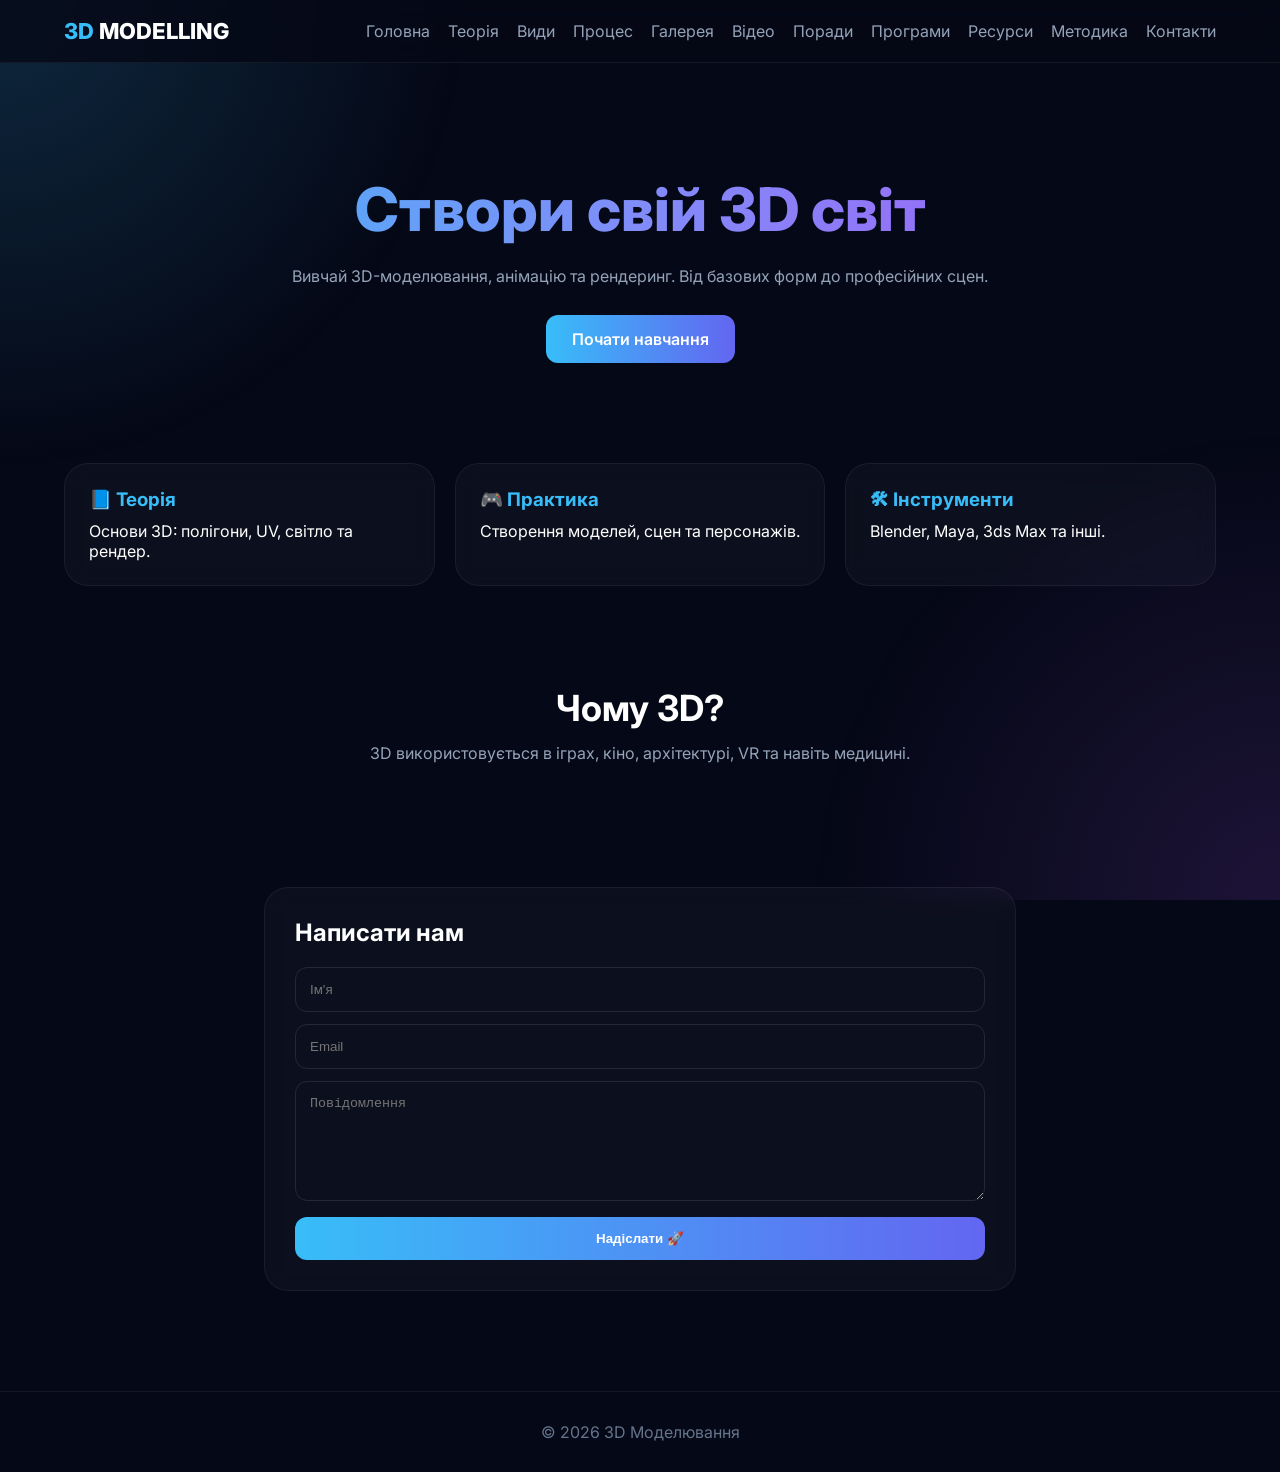
<file: index.html>
<!DOCTYPE html>
<html lang="uk">

<head>
<meta charset="UTF-8">
<meta name="viewport" content="width=device-width, initial-scale=1.0">

<title>3D Моделювання</title>

<link rel="preconnect" href="https://fonts.googleapis.com">
<link rel="preconnect" href="https://fonts.gstatic.com" crossorigin>

<link href="https://fonts.googleapis.com/css2?family=Inter:wght@400;500;600;700;800&display=swap" rel="stylesheet">

<style>

/* RESET */
*{
  margin:0;
  padding:0;
  box-sizing:border-box;
}

body{
  font-family:'Inter',sans-serif;
  background:#050816;
  color:white;
  overflow-x:hidden;
}

/* background glow */
body::before{
  content:"";
  position:fixed;
  inset:0;
  background:
  radial-gradient(circle at top left, rgba(56,189,248,.18), transparent 30%),
  radial-gradient(circle at bottom right, rgba(168,85,247,.15), transparent 30%);
  z-index:-1;
}

/* HEADER */

.header{
  position:sticky;
  top:0;
  z-index:1000;

  background:rgba(5,8,22,.8);
  backdrop-filter:blur(14px);

  border-bottom:1px solid rgba(255,255,255,.06);
}

.container{
  max-width:1200px;
  margin:auto;

  display:flex;
  justify-content:space-between;
  align-items:center;

  padding:18px 24px;
}

.logo{
  font-size:22px;
  font-weight:800;
}

.logo span{
  color:#38bdf8;
}

/* NAV */
.nav{
  display:flex;
  gap:18px;
}

.nav a{
  color:#94a3b8;
  text-decoration:none;
  transition:.3s;
}

.nav a:hover{
  color:white;
}

/* BURGER */
.burger{
  display:none;
  font-size:30px;
  cursor:pointer;
}

/* MOBILE MENU */
.mobile-menu{
  position:absolute;
  top:100%;
  left:0;
  width:100%;

  background:#0b1120;
  display:flex;
  flex-direction:column;

  max-height:0;
  overflow:hidden;

  transition:.4s;
}

.mobile-menu.active{
  max-height:500px;
}

.mobile-menu a{
  padding:15px 20px;
  border-top:1px solid rgba(255,255,255,.05);
  color:#cbd5e1;
  text-decoration:none;
}

/* HERO */

.hero{
  text-align:center;
  padding:110px 20px 60px;
}

.hero h1{
  font-size:60px;
  font-weight:800;

  background:linear-gradient(90deg,#38bdf8,#818cf8,#a855f7);
  -webkit-background-clip:text;
  -webkit-text-fill-color:transparent;
}

.hero p{
  margin-top:18px;
  color:#94a3b8;
  max-width:700px;
  margin-inline:auto;
  line-height:1.7;
}

.btn{
  display:inline-block;
  margin-top:25px;

  padding:14px 26px;
  border-radius:12px;

  background:linear-gradient(90deg,#38bdf8,#6366f1);
  color:white;
  text-decoration:none;

  font-weight:600;
  transition:.3s;
}

.btn:hover{
  transform:scale(1.05);
}

/* CARDS */

.cards{
  max-width:1200px;
  margin:auto;

  display:grid;
  grid-template-columns:repeat(3,1fr);
  gap:20px;

  padding:40px 24px;
}

.card{
  background:rgba(255,255,255,.03);
  border:1px solid rgba(255,255,255,.06);

  border-radius:24px;
  padding:24px;

  backdrop-filter:blur(12px);

  transition:.3s;
}

.card:hover{
  transform:translateY(-5px);
}

.card h3{
  margin-bottom:10px;
  color:#38bdf8;
}

/* INFO */

.info{
  text-align:center;
  padding:60px 20px;
}

.info h2{
  font-size:36px;
  margin-bottom:10px;
}

.info p{
  color:#94a3b8;
  max-width:700px;
  margin:auto;
  line-height:1.7;
}

/* CONTACT */

.contact{
  max-width:800px;
  margin:auto;
  padding:60px 24px;
}

.form{
  background:rgba(255,255,255,.03);
  border:1px solid rgba(255,255,255,.06);

  padding:30px;
  border-radius:24px;

  backdrop-filter:blur(12px);
}

.input{
  width:100%;
  padding:14px;

  margin-bottom:12px;

  border-radius:12px;
  border:1px solid rgba(255,255,255,.1);

  background:transparent;
  color:white;
}

textarea{
  min-height:120px;
}

.send{
  width:100%;
  padding:14px;

  border:none;
  border-radius:12px;

  background:linear-gradient(90deg,#38bdf8,#6366f1);
  color:white;

  font-weight:600;

  cursor:pointer;
}

/* FOOTER */

footer{
  text-align:center;
  padding:30px;
  color:#64748b;
  border-top:1px solid rgba(255,255,255,.06);
  margin-top:40px;
}

/* MOBILE */

@media(max-width:900px){

  .cards{
    grid-template-columns:1fr;
  }

}

@media(max-width:768px){

  .nav{
    display:none;
  }

  .burger{
    display:block;
  }

  .hero h1{
    font-size:38px;
  }

}

</style>
</head>

<body>

<!-- HEADER -->
<header class="header">

  <div class="container">

    <div class="logo">
      <span>3D</span> MODELLING
    </div>

    <nav class="nav">
      <a href="index.html">Головна</a>
      <a href="theory.html">Теорія</a>
      <a href="types.html">Види</a>
      <a href="process.html">Процес</a>
      <a href="gallery.html">Галерея</a>
      <a href="video.html">Відео</a>
      <a href="tips.html">Поради</a>
      <a href="tools.html">Програми</a>
      <a href="resources.html">Ресурси</a>
      <a href="guides.html">Методика</a>
      <a href="contact.html">Контакти</a>
    </nav>

    <div class="burger" onclick="toggleMenu()">☰</div>

  </div>

  <!-- MOBILE MENU -->
  <div class="mobile-menu" id="mobileMenu">

    <a href="index.html">Головна</a>
    <a href="theory.html">Теорія</a>
    <a href="types.html">Види</a>
    <a href="process.html">Процес</a>
    <a href="gallery.html">Галерея</a>
    <a href="video.html">Відео</a>
    <a href="tips.html">Поради</a>
    <a href="tools.html">Програми</a>
    <a href="resources.html">Ресурси</a>
    <a href="guides.html">Методика</a>
    <a href="contact.html">Контакти</a>

  </div>

</header>
<!-- HERO -->
<section class="hero">

<h1>Створи свій 3D світ</h1>

<p>
Вивчай 3D-моделювання, анімацію та рендеринг.
Від базових форм до професійних сцен.
</p>

<a href="theory.html" class="btn">Почати навчання</a>

</section>

<!-- CARDS -->
<section class="cards">

<div class="card">
<h3>📘 Теорія</h3>
<p>Основи 3D: полігони, UV, світло та рендер.</p>
</div>

<div class="card">
<h3>🎮 Практика</h3>
<p>Створення моделей, сцен та персонажів.</p>
</div>

<div class="card">
<h3>🛠 Інструменти</h3>
<p>Blender, Maya, 3ds Max та інші.</p>
</div>

</section>

<!-- INFO -->
<section class="info">

<h2>Чому 3D?</h2>

<p>
3D використовується в іграх, кіно, архітектурі,
VR та навіть медицині.
</p>

</section>

<!-- CONTACT -->
<section class="contact">

<div class="form">

<h2>Написати нам</h2><br>

<form id="contactForm">

<input class="input" type="text" placeholder="Ім'я" required>
<input class="input" type="email" placeholder="Email" required>
<textarea class="input" placeholder="Повідомлення" required></textarea>

<button type="submit" class="send">Надіслати 🚀</button>

<p id="successMsg" style="display:none; color:#38bdf8; margin-top:15px;">
✔ Повідомлення відправлено!
</p>

</form>
</div>

</section>

<!-- FOOTER -->
<footer>
© 2026 3D Моделювання
</footer>

<script>

function toggleMenu(){
  document.getElementById("mobileMenu").classList.toggle("active");
}

</script>

</body>
<script>
document.addEventListener("DOMContentLoaded", function () {

  const form = document.getElementById("contactForm");
  const successMsg = document.getElementById("successMsg");

  form.addEventListener("submit", function (e) {
    e.preventDefault(); 

    const name = form.querySelector('input[type="text"]').value.trim();
    const email = form.querySelector('input[type="email"]').value.trim();
    const message = form.querySelector("textarea").value.trim();

    if (!name || !email || !message) {
      alert("Заповни всі поля");
      return;
    }

    successMsg.style.display = "block";

    form.reset();

    setTimeout(() => {
      successMsg.style.display = "none";
    }, 3000);
  });

});
</script>
</html>
</file>
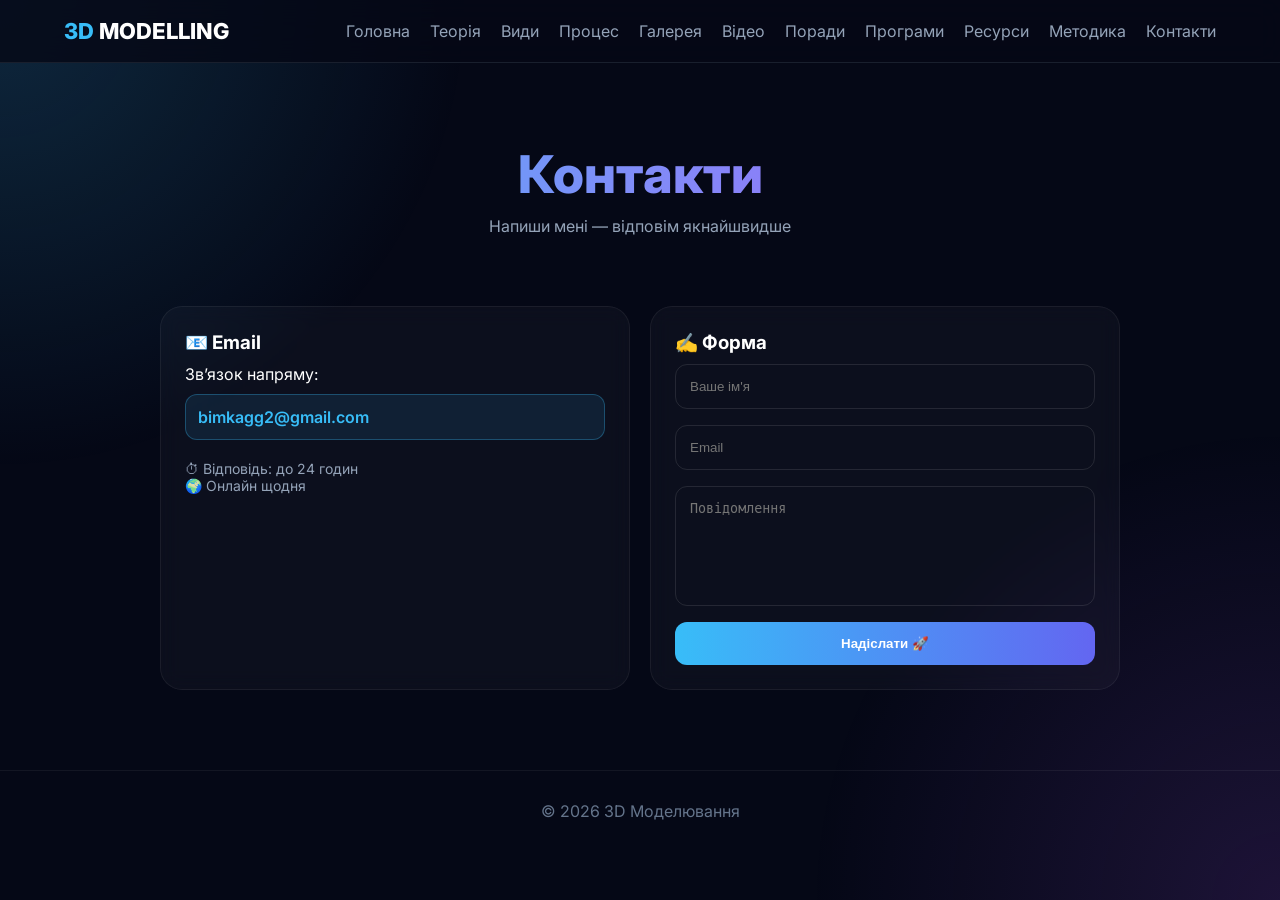
<file: contact.html>
<!DOCTYPE html>
<html lang="uk">

<head>
<meta charset="UTF-8">
<meta name="viewport" content="width=device-width, initial-scale=1.0">

<title>Контакти</title>

<link rel="preconnect" href="https://fonts.googleapis.com">
<link rel="preconnect" href="https://fonts.gstatic.com" crossorigin>

<link href="https://fonts.googleapis.com/css2?family=Inter:wght@400;500;600;700;800&display=swap" rel="stylesheet">

<style>

/* RESET */
*{
  margin:0;
  padding:0;
  box-sizing:border-box;
}

body{
  font-family:'Inter',sans-serif;
  background:#050816;
  color:white;
  overflow-x:hidden;
}

body::before{
  content:"";
  position:fixed;
  inset:0;
  background:
  radial-gradient(circle at top left, rgba(56,189,248,.18), transparent 30%),
  radial-gradient(circle at bottom right, rgba(168,85,247,.15), transparent 30%);
  z-index:-1;
}

/* HEADER */
.header{
  position:sticky;
  top:0;
  z-index:1000;

  background:rgba(5,8,22,.8);
  backdrop-filter:blur(14px);

  border-bottom:1px solid rgba(255,255,255,.06);
}

.container{
  max-width:1200px;
  margin:auto;

  display:flex;
  align-items:center;
  justify-content:space-between;

  padding:18px 24px;
}

.logo{
  font-size:22px;
  font-weight:800;
}

.logo span{
  color:#38bdf8;
}

/* NAV */
.nav{
  display:flex;
  gap:20px;
}

.nav a{
  color:#94a3b8;
  text-decoration:none;
  position:relative;
  transition:.3s;
}

.nav a:hover{
  color:white;
}

.nav a::after{
  content:"";
  position:absolute;
  left:0;
  bottom:-6px;
  width:0%;
  height:2px;
  background:#38bdf8;
  transition:.3s;
}

.nav a:hover::after{
  width:100%;
}

/* BURGER */
.burger{
  display:none;
  font-size:30px;
  cursor:pointer;
}

/* MOBILE MENU */
.mobile-menu{
  position:absolute;
  top:100%;
  left:0;

  width:100%;
  background:#0b1120;

  display:flex;
  flex-direction:column;

  max-height:0;
  overflow:hidden;

  transition:.4s ease;
  border-bottom:1px solid rgba(255,255,255,.06);
}

.mobile-menu.active{
  max-height:600px;
}

.mobile-menu a{
  padding:16px 24px;
  color:#cbd5e1;
  text-decoration:none;
  border-top:1px solid rgba(255,255,255,.05);
}

.mobile-menu a:hover{
  background:rgba(56,189,248,.1);
  color:white;
}

/* HERO */
.contact-hero{
  text-align:center;
  padding:80px 20px 30px;
}

.contact-hero h1{
  font-size:52px;
  font-weight:800;

  background:linear-gradient(90deg,#38bdf8,#818cf8,#a855f7);
  -webkit-background-clip:text;
  -webkit-text-fill-color:transparent;

  margin-bottom:10px;
}

.contact-hero p{
  color:#94a3b8;
}

/* GRID */
.contact-grid{
  max-width:1000px;
  margin:auto;
  padding:40px 20px 80px;

  display:grid;
  grid-template-columns:1fr 1fr;
  gap:20px;
}

/* CARD */
.contact-card{
  background:rgba(255,255,255,.03);
  border:1px solid rgba(255,255,255,.06);

  border-radius:22px;
  padding:24px;

  backdrop-filter:blur(10px);
}

.contact-card h3{
  margin-bottom:10px;
}

.email{
  margin-top:10px;
  padding:12px;

  background:rgba(56,189,248,.1);
  border:1px solid rgba(56,189,248,.3);

  border-radius:12px;
  color:#38bdf8;
  font-weight:600;
}

.contact-extra{
  margin-top:20px;
  color:#94a3b8;
  font-size:14px;
}

/* FORM */
form{
  display:flex;
  flex-direction:column;
  gap:16px;
  margin-top:10px;
}

.input-group{
  position:relative;
}

input,textarea{
  width:100%;
  padding:14px;

  border-radius:12px;
  border:1px solid rgba(255,255,255,.1);

  background:transparent;
  color:white;

  outline:none;
  transition:.3s;
}

textarea{
  min-height:120px;
  resize:none;
}

input:focus,textarea:focus{
  border-color:#38bdf8;
  box-shadow:0 0 0 3px rgba(56,189,248,.1);
}

/* BUTTON */
.btn-send{
  padding:14px;
  border:none;
  border-radius:12px;

  background:linear-gradient(90deg,#38bdf8,#6366f1);
  color:white;

  cursor:pointer;
  font-weight:600;

  transition:.3s;
}

.btn-send:hover{
  transform:translateY(-2px);
}

/* SUCCESS */
.success{
  margin-top:10px;
  color:#22c55e;
  display:none;
}

/* FOOTER */
footer{
  text-align:center;
  padding:30px;
  color:#64748b;
  border-top:1px solid rgba(255,255,255,.06);
}

/* MOBILE */
@media(max-width:768px){

  .nav{ display:none; }
  .burger{ display:block; }

  .contact-grid{
    grid-template-columns:1fr;
  }

  .contact-hero h1{
    font-size:36px;
  }

}

</style>
</head>

<body>

<!-- HEADER -->
<header class="header">

  <div class="container">

    <div class="logo">
      <span>3D</span> MODELLING
    </div>

    <nav class="nav">
      <a href="index.html">Головна</a>
      <a href="theory.html">Теорія</a>
      <a href="types.html">Види</a>
      <a href="process.html">Процес</a>
      <a href="gallery.html">Галерея</a>
      <a href="video.html">Відео</a>
      <a href="tips.html">Поради</a>
      <a href="tools.html">Програми</a>
      <a href="resources.html">Ресурси</a>
      <a href="guides.html">Методика</a>
      <a href="contact.html">Контакти</a>
    </nav>

    <div class="burger" onclick="toggleMenu()">☰</div>

  </div>

  <!-- MOBILE MENU -->
  <div class="mobile-menu" id="mobileMenu">

    <a href="index.html">Головна</a>
    <a href="theory.html">Теорія</a>
    <a href="types.html">Види</a>
    <a href="process.html">Процес</a>
    <a href="gallery.html">Галерея</a>
    <a href="video.html">Відео</a>
    <a href="tips.html">Поради</a>
    <a href="tools.html">Програми</a>
    <a href="resources.html">Ресурси</a>
    <a href="guides.html">Методика</a>
    <a href="contact.html">Контакти</a>

  </div>

</header>


<!-- HERO -->
<section class="contact-hero">
  <h1>Контакти</h1>
  <p>Напиши мені — відповім якнайшвидше</p>
</section>

<!-- GRID -->
<div class="contact-grid">

  <!-- INFO -->
  <div class="contact-card">
    <h3>📧 Email</h3>
    <p>Зв’язок напряму:</p>

    <div class="email">bimkagg2@gmail.com</div>

    <div class="contact-extra">
      <p>⏱ Відповідь: до 24 годин</p>
      <p>🌍 Онлайн щодня</p>
    </div>
  </div>

  <!-- FORM -->
  <div class="contact-card">

    <h3>✍️ Форма</h3>

    <form id="contactForm">

      <input type="text" placeholder="Ваше ім'я" required>
      <input type="email" placeholder="Email" required>
      <textarea placeholder="Повідомлення" required></textarea>

      <button class="btn-send">Надіслати 🚀</button>

      <div class="success" id="success">
        ✔ Повідомлення відправлено!
      </div>

    </form>

  </div>

</div>

<footer>
  © 2026 3D Моделювання
</footer>

<script>

function toggleMenu(){
  document.getElementById("mobileMenu").classList.toggle("active");
}

document.getElementById("contactForm").addEventListener("submit",function(e){
  e.preventDefault();

  document.getElementById("success").style.display = "block";
  this.reset();
});

</script>

</body>
</html>
</file>
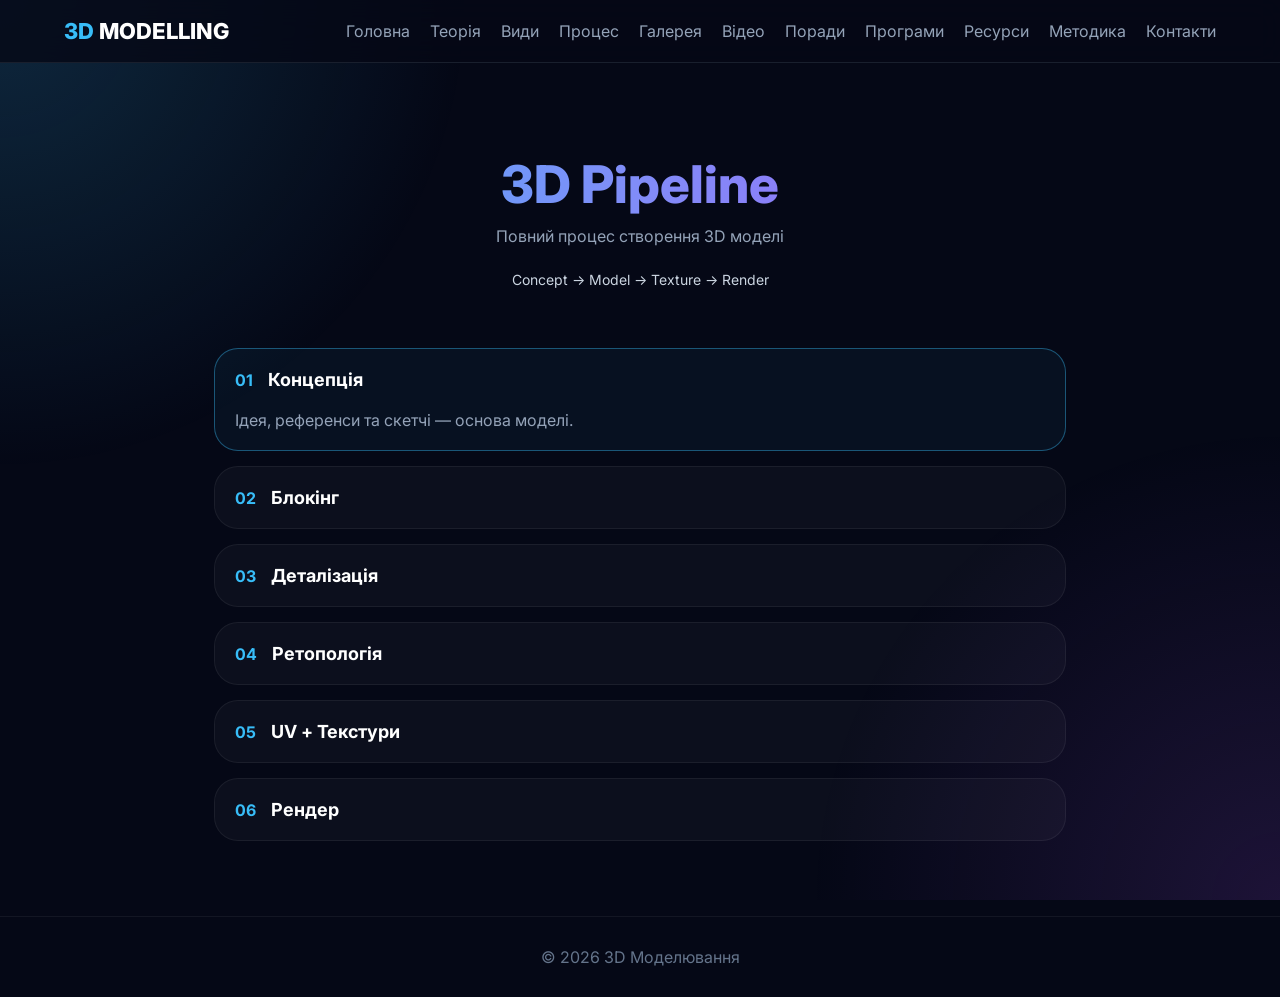
<file: process.html>
<!DOCTYPE html>
<html lang="uk">

<head>
<meta charset="UTF-8">
<meta name="viewport" content="width=device-width, initial-scale=1.0">

<title>Процес | 3D Моделювання</title>

<link rel="preconnect" href="https://fonts.googleapis.com">
<link rel="preconnect" href="https://fonts.gstatic.com" crossorigin>
<link href="https://fonts.googleapis.com/css2?family=Inter:wght@400;500;600;700;800&display=swap" rel="stylesheet">

<style>

/* RESET */
*{
  margin:0;
  padding:0;
  box-sizing:border-box;
}

body{
  font-family:'Inter',sans-serif;
  background:#050816;
  color:white;
  overflow-x:hidden;
}

body::before{
  content:"";
  position:fixed;
  inset:0;
  background:
  radial-gradient(circle at top left, rgba(56,189,248,.18), transparent 30%),
  radial-gradient(circle at bottom right, rgba(168,85,247,.15), transparent 30%);
  z-index:-1;
}

/* HEADER */

.header{
  position:sticky;
  top:0;
  z-index:1000;

  background:rgba(5,8,22,.8);
  backdrop-filter:blur(14px);

  border-bottom:1px solid rgba(255,255,255,.06);
}

.container{
  max-width:1200px;
  margin:auto;

  display:flex;
  align-items:center;
  justify-content:space-between;

  padding:18px 24px;
}

.logo{
  font-size:22px;
  font-weight:800;
}

.logo span{
  color:#38bdf8;
}

/* NAV */
.nav{
  display:flex;
  gap:20px;
}

.nav a{
  color:#94a3b8;
  text-decoration:none;
  transition:.3s;
}

.nav a:hover{
  color:white;
}

/* BURGER */
.burger{
  display:none;
  font-size:30px;
  cursor:pointer;
}

/* MOBILE MENU */
.mobile-menu{
  position:absolute;
  top:100%;
  left:0;

  width:100%;

  background:#0b1120;

  border-bottom:1px solid rgba(255,255,255,.06);

  display:flex;
  flex-direction:column;

  max-height:0;
  overflow:hidden;

  transition:.4s ease;
}

.mobile-menu.active{
  max-height:600px;
}

.mobile-menu a{
  padding:16px 24px;
  color:#cbd5e1;
  text-decoration:none;

  border-top:1px solid rgba(255,255,255,.05);
}

.mobile-menu a:hover{
  background:rgba(56,189,248,.1);
  color:white;
}

/* HERO */

.process-hero{
  text-align:center;
  padding:90px 20px 40px;
}

.process-hero h1{
  font-size:52px;
  font-weight:800;

  background:linear-gradient(90deg,#38bdf8,#818cf8,#a855f7);
  -webkit-background-clip:text;
  -webkit-text-fill-color:transparent;
}

.process-hero p{
  margin-top:10px;
  color:#94a3b8;
}

/* STEPS */
.hero-steps{
  margin-top:25px;
  color:#cbd5e1;
  font-size:14px;
}

/* COURSE */

.course{
  max-width:900px;
  margin:auto;
  padding:20px 24px 60px;
}

/* ITEM */
.course-item{
  background:rgba(255,255,255,.03);
  border:1px solid rgba(255,255,255,.06);

  border-radius:24px;
  margin-bottom:15px;

  overflow:hidden;

  cursor:pointer;

  transition:.3s;
}

.course-item:hover{
  border-color:rgba(56,189,248,.3);
}

.course-head{
  display:flex;
  align-items:center;
  gap:15px;

  padding:20px;
}

.course-head span{
  color:#38bdf8;
  font-weight:700;
}

.course-head h3{
  font-size:18px;
}

/* BODY */
.course-body{
  max-height:0;
  overflow:hidden;

  padding:0 20px;

  color:#94a3b8;

  transition:.4s ease;
}

/* ACTIVE */
.course-item.active{
  background:rgba(56,189,248,.05);
  border-color:rgba(56,189,248,.4);
}

.course-item.active .course-body{
  max-height:200px;
  padding:0 20px 20px;
}

/* FOOTER */

footer{
  text-align:center;
  padding:30px;
  color:#64748b;
  border-top:1px solid rgba(255,255,255,.06);
}

/* MOBILE */

@media(max-width:768px){

  .nav{
    display:none;
  }

  .burger{
    display:block;
  }

  .process-hero h1{
    font-size:34px;
  }

}

</style>
</head>

<body>

<!-- HEADER -->
<header class="header">

  <div class="container">

    <div class="logo">
      <span>3D</span> MODELLING
    </div>

    <nav class="nav">
      <a href="index.html">Головна</a>
      <a href="theory.html">Теорія</a>
      <a href="types.html">Види</a>
      <a href="process.html">Процес</a>
      <a href="gallery.html">Галерея</a>
      <a href="video.html">Відео</a>
      <a href="tips.html">Поради</a>
      <a href="tools.html">Програми</a>
      <a href="resources.html">Ресурси</a>
      <a href="guides.html">Методика</a>
      <a href="contact.html">Контакти</a>
    </nav>

    <div class="burger" onclick="toggleMenu()">☰</div>

  </div>

  <!-- MOBILE MENU -->
  <div class="mobile-menu" id="mobileMenu">

    <a href="index.html">Головна</a>
    <a href="theory.html">Теорія</a>
    <a href="types.html">Види</a>
    <a href="process.html">Процес</a>
    <a href="gallery.html">Галерея</a>
    <a href="video.html">Відео</a>
    <a href="tips.html">Поради</a>
    <a href="tools.html">Програми</a>
    <a href="resources.html">Ресурси</a>
    <a href="guides.html">Методика</a>
    <a href="contact.html">Контакти</a>

  </div>

</header>

<!-- HERO -->
<section class="process-hero">

  <h1>3D Pipeline</h1>
  <p>Повний процес створення 3D моделі</p>

  <div class="hero-steps">
    Concept → Model → Texture → Render
  </div>

</section>

<!-- COURSE -->
<section class="course">

  <div class="course-item active">
    <div class="course-head">
      <span>01</span>
      <h3>Концепція</h3>
    </div>
    <div class="course-body">
      Ідея, референси та скетчі — основа моделі.
    </div>
  </div>

  <div class="course-item">
    <div class="course-head">
      <span>02</span>
      <h3>Блокінг</h3>
    </div>
    <div class="course-body">
      Просте формування об'єктів для пропорцій.
    </div>
  </div>

  <div class="course-item">
    <div class="course-head">
      <span>03</span>
      <h3>Деталізація</h3>
    </div>
    <div class="course-body">
      Додавання деталей та форми.
    </div>
  </div>

  <div class="course-item">
    <div class="course-head">
      <span>04</span>
      <h3>Ретопологія</h3>
    </div>
    <div class="course-body">
      Оптимізація полігонів.
    </div>
  </div>

  <div class="course-item">
    <div class="course-head">
      <span>05</span>
      <h3>UV + Текстури</h3>
    </div>
    <div class="course-body">
      Матеріали і розгортка.
    </div>
  </div>

  <div class="course-item">
    <div class="course-head">
      <span>06</span>
      <h3>Рендер</h3>
    </div>
    <div class="course-body">
      Освітлення і фінальний кадр.
    </div>
  </div>

</section>

<!-- FOOTER -->
<footer>
  © 2026 3D Моделювання
</footer>

<script>

/* MOBILE MENU */
function toggleMenu(){
  document.getElementById("mobileMenu").classList.toggle("active");
}

/* ACCORDION */
const items = document.querySelectorAll(".course-item");

items.forEach(item => {
  item.addEventListener("click", () => {

    items.forEach(i => i.classList.remove("active"));

    item.classList.add("active");

  });
});

</script>

</body>
</html>
</file>
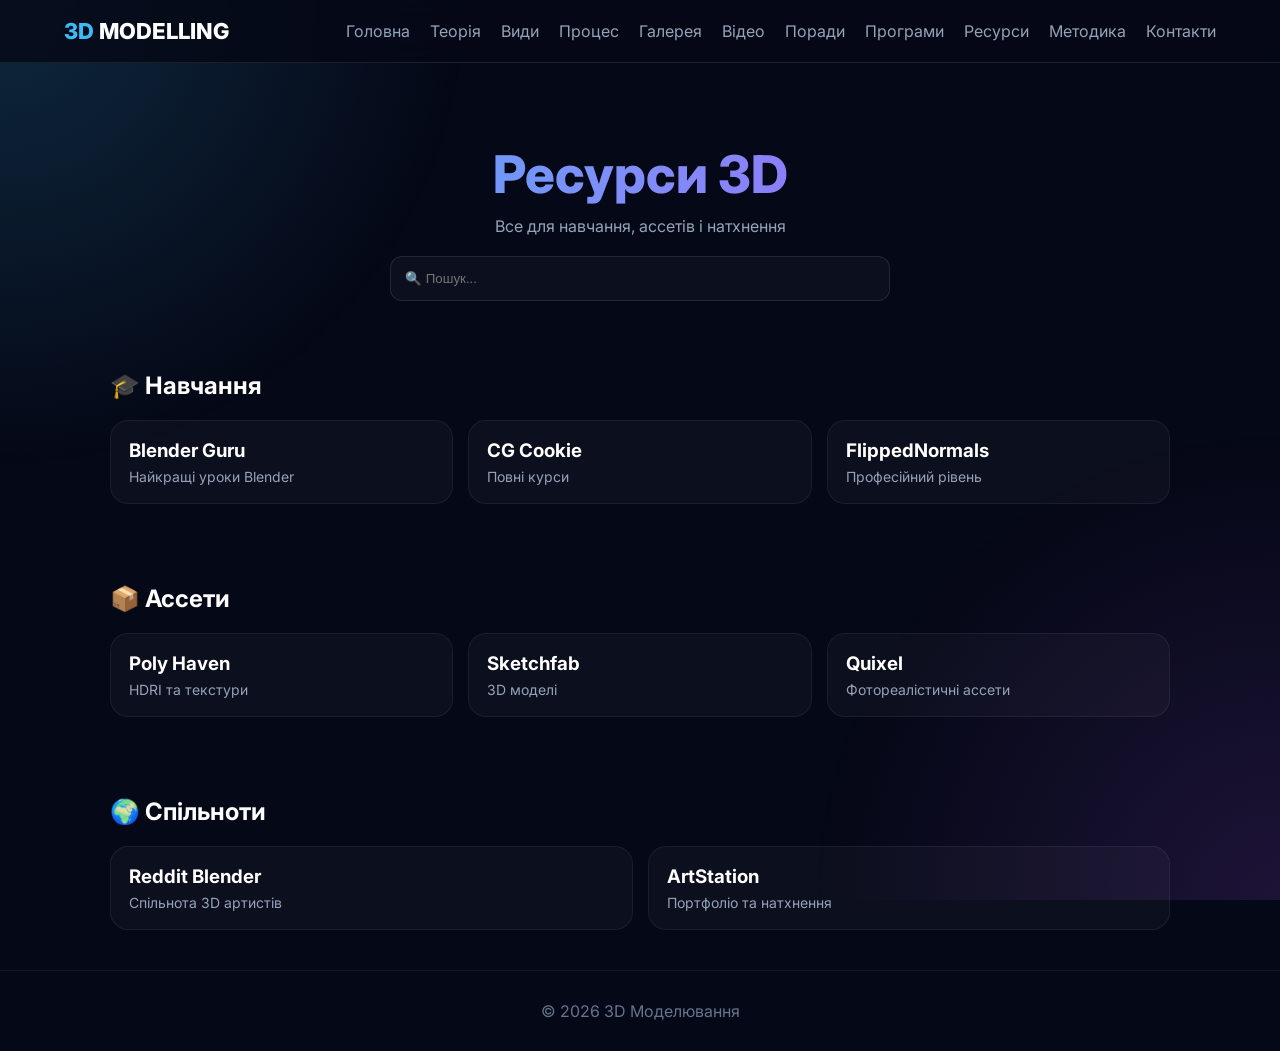
<file: resources.html>
<!DOCTYPE html>
<html lang="uk">

<head>
<meta charset="UTF-8">
<meta name="viewport" content="width=device-width, initial-scale=1.0">

<title>Ресурси | 3D</title>

<link rel="preconnect" href="https://fonts.googleapis.com">
<link rel="preconnect" href="https://fonts.gstatic.com" crossorigin>

<link href="https://fonts.googleapis.com/css2?family=Inter:wght@400;500;600;700;800&display=swap" rel="stylesheet">

<style>

/* RESET */
*{
  margin:0;
  padding:0;
  box-sizing:border-box;
}

body{
  font-family:'Inter',sans-serif;
  background:#050816;
  color:white;
  overflow-x:hidden;
}

body::before{
  content:"";
  position:fixed;
  inset:0;
  background:
  radial-gradient(circle at top left, rgba(56,189,248,.18), transparent 30%),
  radial-gradient(circle at bottom right, rgba(168,85,247,.15), transparent 30%);
  z-index:-1;
}

/* HEADER */
.header{
  position:sticky;
  top:0;
  z-index:1000;

  background:rgba(5,8,22,.8);
  backdrop-filter:blur(14px);

  border-bottom:1px solid rgba(255,255,255,.06);
}

.container{
  max-width:1200px;
  margin:auto;

  display:flex;
  align-items:center;
  justify-content:space-between;

  padding:18px 24px;
}

.logo{
  font-size:22px;
  font-weight:800;
}

.logo span{
  color:#38bdf8;
}

/* NAV */
.nav{
  display:flex;
  gap:20px;
}

.nav a{
  color:#94a3b8;
  text-decoration:none;
  position:relative;
  transition:.3s;
}

.nav a:hover{
  color:white;
}

.nav a::after{
  content:"";
  position:absolute;
  left:0;
  bottom:-6px;
  width:0%;
  height:2px;
  background:#38bdf8;
  transition:.3s;
}

.nav a:hover::after{
  width:100%;
}

/* BURGER */
.burger{
  display:none;
  font-size:30px;
  cursor:pointer;
}

/* MOBILE MENU */
.mobile-menu{
  position:absolute;
  top:100%;
  left:0;

  width:100%;
  background:#0b1120;

  display:flex;
  flex-direction:column;

  max-height:0;
  overflow:hidden;

  transition:.4s ease;
  border-bottom:1px solid rgba(255,255,255,.06);
}

.mobile-menu.active{
  max-height:600px;
}

.mobile-menu a{
  padding:16px 24px;
  color:#cbd5e1;
  text-decoration:none;
  border-top:1px solid rgba(255,255,255,.05);
}

.mobile-menu a:hover{
  background:rgba(56,189,248,.1);
  color:white;
}

/* HERO */
.hero{
  text-align:center;
  padding:80px 20px 30px;
}

.hero h1{
  font-size:52px;
  font-weight:800;

  background:linear-gradient(90deg,#38bdf8,#818cf8,#a855f7);
  -webkit-background-clip:text;
  -webkit-text-fill-color:transparent;

  margin-bottom:10px;
}

.hero p{
  color:#94a3b8;
  margin-bottom:20px;
}

/* SEARCH */
#searchInput{
  width:90%;
  max-width:500px;

  padding:14px;
  border-radius:12px;

  border:1px solid rgba(255,255,255,.1);
  background:rgba(255,255,255,.03);

  color:white;
  outline:none;
}

#searchInput:focus{
  border-color:#38bdf8;
  box-shadow:0 0 0 3px rgba(56,189,248,.1);
}

/* SECTIONS */
.resource-section{
  max-width:1100px;
  margin:auto;
  padding:40px 20px;
}

.resource-section h2{
  margin-bottom:20px;
  font-size:24px;
}

/* GRID */
.resource-grid{
  display:grid;
  grid-template-columns:repeat(auto-fit,minmax(220px,1fr));
  gap:15px;
}

/* CARD */
.resource-card{
  display:block;
  text-decoration:none;

  padding:18px;

  background:rgba(255,255,255,.03);
  border:1px solid rgba(255,255,255,.06);

  border-radius:18px;

  transition:.3s;
}

.resource-card:hover{
  transform:translateY(-5px);
  border-color:#38bdf8;
  background:rgba(56,189,248,.08);
}

.resource-card h3{
  margin-bottom:6px;
  color:white;
}

.resource-card p{
  color:#94a3b8;
  font-size:14px;
}

/* FOOTER */
footer{
  text-align:center;
  padding:30px;
  color:#64748b;
  border-top:1px solid rgba(255,255,255,.06);
}

/* MOBILE */
@media(max-width:768px){

  .nav{ display:none; }
  .burger{ display:block; }

  .hero h1{ font-size:34px; }

}

</style>
</head>

<body>

<!-- HEADER -->
<header class="header">

  <div class="container">

    <div class="logo">
      <span>3D</span> MODELLING
    </div>

    <nav class="nav">
      <a href="index.html">Головна</a>
      <a href="theory.html">Теорія</a>
      <a href="types.html">Види</a>
      <a href="process.html">Процес</a>
      <a href="gallery.html">Галерея</a>
      <a href="video.html">Відео</a>
      <a href="tips.html">Поради</a>
      <a href="tools.html">Програми</a>
      <a href="resources.html">Ресурси</a>
      <a href="guides.html">Методика</a>
      <a href="contact.html">Контакти</a>
    </nav>

    <div class="burger" onclick="toggleMenu()">☰</div>

  </div>

  <!-- MOBILE MENU -->
  <div class="mobile-menu" id="mobileMenu">

    <a href="index.html">Головна</a>
    <a href="theory.html">Теорія</a>
    <a href="types.html">Види</a>
    <a href="process.html">Процес</a>
    <a href="gallery.html">Галерея</a>
    <a href="video.html">Відео</a>
    <a href="tips.html">Поради</a>
    <a href="tools.html">Програми</a>
    <a href="resources.html">Ресурси</a>
    <a href="guides.html">Методика</a>
    <a href="contact.html">Контакти</a>

  </div>

</header>

<!-- HERO -->
<section class="hero">
  <h1>Ресурси 3D</h1>
  <p>Все для навчання, ассетів і натхнення</p>

  <input id="searchInput" type="text" placeholder="🔍 Пошук..." onkeyup="searchResources()">
</section>

<!-- CONTENT -->
<section class="resource-section">

  <h2>🎓 Навчання</h2>

  <div class="resource-grid">

    <a class="resource-card" href="https://www.youtube.com/@blenderguru" target="_blank">
      <h3>Blender Guru</h3>
      <p>Найкращі уроки Blender</p>
    </a>

    <a class="resource-card" href="https://cgcookie.com" target="_blank">
      <h3>CG Cookie</h3>
      <p>Повні курси</p>
    </a>

    <a class="resource-card" href="https://flippednormals.com" target="_blank">
      <h3>FlippedNormals</h3>
      <p>Професійний рівень</p>
    </a>

  </div>

</section>

<section class="resource-section">

  <h2>📦 Ассети</h2>

  <div class="resource-grid">

    <a class="resource-card" href="https://polyhaven.com" target="_blank">
      <h3>Poly Haven</h3>
      <p>HDRI та текстури</p>
    </a>

    <a class="resource-card" href="https://sketchfab.com" target="_blank">
      <h3>Sketchfab</h3>
      <p>3D моделі</p>
    </a>

    <a class="resource-card" href="https://quixel.com/megascans" target="_blank">
      <h3>Quixel</h3>
      <p>Фотореалістичні ассети</p>
    </a>

  </div>

</section>

<section class="resource-section">

  <h2>🌍 Спільноти</h2>

  <div class="resource-grid">

    <a class="resource-card" href="https://www.reddit.com/r/blender/" target="_blank">
      <h3>Reddit Blender</h3>
      <p>Спільнота 3D артистів</p>
    </a>

    <a class="resource-card" href="https://www.artstation.com" target="_blank">
      <h3>ArtStation</h3>
      <p>Портфоліо та натхнення</p>
    </a>

  </div>

</section>

<footer>
  © 2026 3D Моделювання
</footer>

<script>

function toggleMenu(){
  document.getElementById("mobileMenu").classList.toggle("active");
}

function searchResources(){
  let input = document.getElementById("searchInput").value.toLowerCase();
  let cards = document.querySelectorAll(".resource-card");

  cards.forEach(card=>{
    let text = card.innerText.toLowerCase();
    card.style.display = text.includes(input) ? "block" : "none";
  });
}

</script>

</body>
</html>
</file>
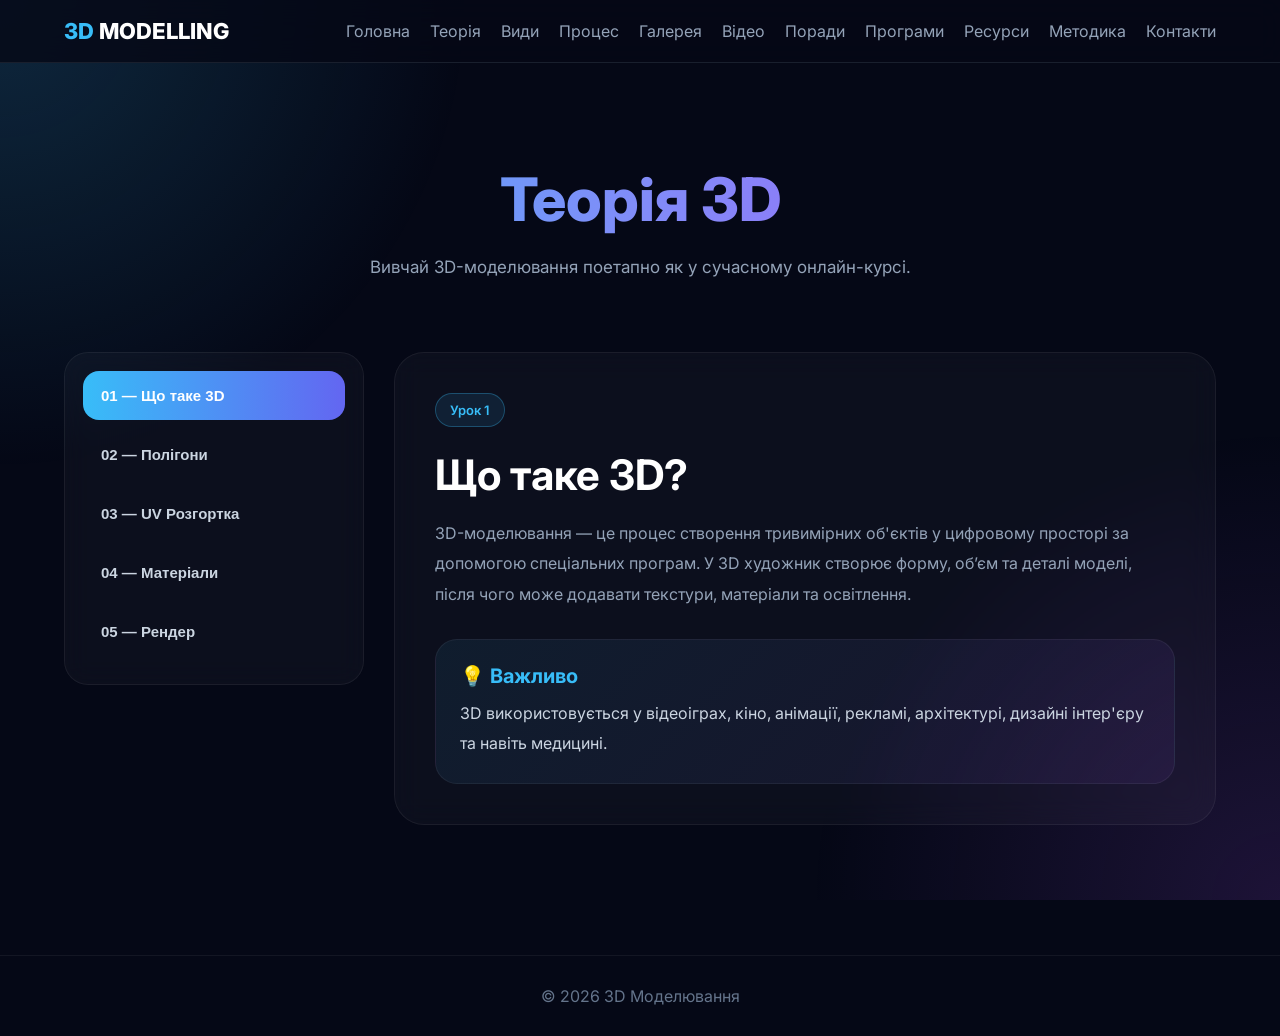
<file: theory.html>
<!DOCTYPE html>
<html lang="uk">

<head>
<meta charset="UTF-8">
<meta name="viewport" content="width=device-width, initial-scale=1.0">

<title>Теорія 3D</title>

<link rel="preconnect" href="https://fonts.googleapis.com">
<link rel="preconnect" href="https://fonts.gstatic.com" crossorigin>
<link href="https://fonts.googleapis.com/css2?family=Inter:wght@400;500;600;700;800&display=swap" rel="stylesheet">

<style>

/* RESET */
*{
  margin:0;
  padding:0;
  box-sizing:border-box;
}

body{
  font-family:'Inter',sans-serif;
  background:#050816;
  color:white;
  overflow-x:hidden;
}

body::before{
  content:"";
  position:fixed;
  inset:0;
  background:
  radial-gradient(circle at top left, rgba(56,189,248,.18), transparent 30%),
  radial-gradient(circle at bottom right, rgba(168,85,247,.15), transparent 30%);
  z-index:-1;
}

/* HEADER */
.header{
  position:sticky;
  top:0;
  z-index:1000;
  background:rgba(5,8,22,.8);
  backdrop-filter:blur(14px);
  border-bottom:1px solid rgba(255,255,255,.06);
}

.container{
  max-width:1200px;
  margin:auto;
  display:flex;
  align-items:center;
  justify-content:space-between;
  padding:18px 24px;
}

.logo{
  font-size:22px;
  font-weight:800;
  color:white;
}

.logo span{
  color:#38bdf8;
}

/* NAV */
.nav{
  display:flex;
  gap:20px;
}

.nav a{
  color:#94a3b8;
  text-decoration:none;
  transition:.3s;
  position:relative;
}

.nav a:hover{
  color:white;
}

.nav a::after{
  content:"";
  position:absolute;
  left:0;
  bottom:-6px;
  width:0%;
  height:2px;
  background:#38bdf8;
  transition:.3s;
}

.nav a:hover::after{
  width:100%;
}

/* BURGER */
.burger{
  display:none;
  font-size:30px;
  cursor:pointer;
  color:white;
}

/* MOBILE MENU */
.mobile-menu{
  position:absolute;
  top:100%;
  left:0;
  width:100%;
  background:#0b1120;
  border-bottom:1px solid rgba(255,255,255,.06);
  display:flex;
  flex-direction:column;
  max-height:0;
  overflow:hidden;
  transition:.4s ease;
}

.mobile-menu.active{
  max-height:600px;
}

.mobile-menu a{
  padding:16px 24px;
  color:#cbd5e1;
  text-decoration:none;
  border-top:1px solid rgba(255,255,255,.05);
  transition:.3s;
}

.mobile-menu a:hover{
  background:rgba(56,189,248,.1);
  color:white;
}

/* HERO */
.hero{
  text-align:center;
  padding:100px 20px 70px;
}

.hero h1{
  font-size:60px;
  font-weight:800;
  background:linear-gradient(90deg,#38bdf8,#818cf8,#a855f7);
  -webkit-background-clip:text;
  -webkit-text-fill-color:transparent;
  margin-bottom:18px;
}

.hero p{
  color:#94a3b8;
  max-width:700px;
  margin:auto;
  line-height:1.7;
  font-size:17px;
}

/* COURSE */
.course{
  max-width:1200px;
  margin:auto;
  padding:0 24px 70px;
  display:grid;
  grid-template-columns:300px 1fr;
  gap:30px;
}

/* SIDEBAR */
.sidebar{
  background:rgba(255,255,255,.03);
  border:1px solid rgba(255,255,255,.06);
  border-radius:24px;
  padding:18px;
  height:fit-content;
  backdrop-filter:blur(12px);
}

.lesson-btn{
  width:100%;
  padding:16px 18px;
  border:none;
  border-radius:16px;
  background:transparent;
  color:#cbd5e1;
  text-align:left;
  cursor:pointer;
  margin-bottom:10px;
  transition:.3s;
  font-size:15px;
  font-weight:600;
}

.lesson-btn:hover{
  background:rgba(56,189,248,.1);
  color:white;
  transform:translateX(5px);
}

.lesson-btn.active{
  background:linear-gradient(90deg,#38bdf8,#6366f1);
  color:white;
}

/* CONTENT */
.content{
  background:rgba(255,255,255,.03);
  border:1px solid rgba(255,255,255,.06);
  border-radius:30px;
  padding:40px;
  backdrop-filter:blur(14px);
}

.lesson-tag{
  display:inline-block;
  padding:8px 14px;
  border-radius:999px;
  background:rgba(56,189,248,.1);
  border:1px solid rgba(56,189,248,.3);
  color:#38bdf8;
  font-size:13px;
  font-weight:600;
  margin-bottom:22px;
}

.content h2{
  font-size:42px;
  margin-bottom:18px;
}

.content p{
  color:#94a3b8;
  line-height:1.9;
  font-size:16px;
}

/* INFO BOX */
.info-box{
  margin-top:30px;
  padding:24px;
  border-radius:22px;
  background:linear-gradient(135deg, rgba(56,189,248,.08), rgba(168,85,247,.08));
  border:1px solid rgba(255,255,255,.06);
}

.info-box h3{
  margin-bottom:10px;
  color:#38bdf8;
  font-size:20px;
}

.info-box p{
  color:#cbd5e1;
}

/* FOOTER */
footer{
  text-align:center;
  padding:30px;
  color:#64748b;
  border-top:1px solid rgba(255,255,255,.06);
  margin-top:60px;
}

/* MOBILE */
@media(max-width:900px){
  .course{
    grid-template-columns:1fr;
  }
}

@media(max-width:768px){
  .nav{ display:none; }
  .burger{ display:block; }

  .hero h1{
    font-size:38px;
  }

  .content{
    padding:28px;
  }

  .content h2{
    font-size:30px;
  }
}

</style>
</head>

<body>

<!-- HEADER -->
<header class="header">

  <div class="container">

    <div class="logo">
      <span>3D</span> MODELLING
    </div>

    <nav class="nav">
      <a href="index.html">Головна</a>
      <a href="theory.html">Теорія</a>
      <a href="types.html">Види</a>
      <a href="process.html">Процес</a>
      <a href="gallery.html">Галерея</a>
      <a href="video.html">Відео</a>
      <a href="tips.html">Поради</a>
      <a href="tools.html">Програми</a>
      <a href="resources.html">Ресурси</a>
      <a href="guides.html">Методика</a>
      <a href="contact.html">Контакти</a>
    </nav>

    <div class="burger" onclick="toggleMenu()">☰</div>

  </div>

  <!-- MOBILE MENU -->
  <div class="mobile-menu" id="mobileMenu">

    <a href="index.html">Головна</a>
    <a href="theory.html">Теорія</a>
    <a href="types.html">Види</a>
    <a href="process.html">Процес</a>
    <a href="gallery.html">Галерея</a>
    <a href="video.html">Відео</a>
    <a href="tips.html">Поради</a>
    <a href="tools.html">Програми</a>
    <a href="resources.html">Ресурси</a>
    <a href="guides.html">Методика</a>
    <a href="contact.html">Контакти</a>

  </div>

</header>

<section class="hero">
  <h1>Теорія 3D</h1>
  <p>Вивчай 3D-моделювання поетапно як у сучасному онлайн-курсі.</p>
</section>

<section class="course">

  <aside class="sidebar">
    <button class="lesson-btn active" onclick="showLesson(1,this)">01 — Що таке 3D</button>
    <button class="lesson-btn" onclick="showLesson(2,this)">02 — Полігони</button>
    <button class="lesson-btn" onclick="showLesson(3,this)">03 — UV Розгортка</button>
    <button class="lesson-btn" onclick="showLesson(4,this)">04 — Матеріали</button>
    <button class="lesson-btn" onclick="showLesson(5,this)">05 — Рендер</button>
  </aside>

  <div class="content" id="lessonContent">
    <div class="lesson-tag">Урок 1</div>
    <h2>Що таке 3D?</h2>
    <p>3D-моделювання — це процес створення тривимірних об'єктів у цифровому просторі за допомогою спеціальних програм. У 3D художник створює форму, об’єм та деталі моделі, після чого може додавати текстури, матеріали та освітлення.</p>

    <div class="info-box">
      <h3>💡 Важливо</h3>
      <p>3D використовується у відеоіграх, кіно, анімації, рекламі, архітектурі, дизайні інтер'єру та навіть медицині.</p>
    </div>
  </div>

</section>

<footer>© 2026 3D Моделювання</footer>

<script>

function toggleMenu(){
  document.getElementById("mobileMenu").classList.toggle("active");
}

const lessons = [

{
title:"Що таке 3D?",
text:"3D-моделювання — це процес створення тривимірних об'єктів у цифровому просторі за допомогою спеціальних програм. У 3D художник створює форму, об’єм та деталі моделі, після чого може додавати текстури, матеріали та освітлення.",
extra:"3D використовується у відеоіграх, кіно, анімації, рекламі, архітектурі, дизайні інтер'єру та навіть медицині."
},

{
title:"Полігони",
text:"Полігони — це основа будь-якої 3D-моделі. Вони складаються з вершин, ребер та граней. Найчастіше використовуються квадрати (quads), тому що вони краще підходять для анімації та редагування.",
extra:"Чим більше полігонів має модель, тим більш деталізованою вона виглядає. Але надто велика кількість полігонів може сповільнювати роботу сцени."
},

{
title:"UV Розгортка",
text:"UV-розгортка — це процес підготовки 3D-моделі для накладання текстур. Модель ніби «розрізається» та розкладається у 2D-просторі, щоб текстури правильно відображались на поверхні.",
extra:"Без правильної UV-розгортки текстури можуть розтягуватись або виглядати неправильно на моделі."
},

{
title:"Матеріали",
text:"Матеріали визначають зовнішній вигляд поверхні об'єкта. Вони відповідають за колір, блиск, прозорість, віддзеркалення та інші властивості матеріалу.",
extra:"За допомогою матеріалів можна створити метал, пластик, скло, дерево, тканину та інші реалістичні поверхні."
},

{
title:"Рендер",
text:"Рендер — це процес перетворення 3D-сцени у готове зображення або відео. Під час рендера програма прораховує світло, тіні, матеріали та камеру.",
extra:"Якість рендера залежить від освітлення, налаштувань матеріалів, потужності комп’ютера та обраного рендер-движка."
}

];
function showLesson(index, button){

  const lesson = lessons[index - 1];

  document.getElementById("lessonContent").innerHTML = `
    <div class="lesson-tag">Урок ${index}</div>
    <h2>${lesson.title}</h2>
    <p>${lesson.text}</p>

    <div class="info-box">
      <h3>💡 Деталі</h3>
      <p>${lesson.extra}</p>
    </div>
  `;

  document.querySelectorAll(".lesson-btn").forEach(b=>b.classList.remove("active"));
  button.classList.add("active");
}

</script>

</body>
</html>
</file>
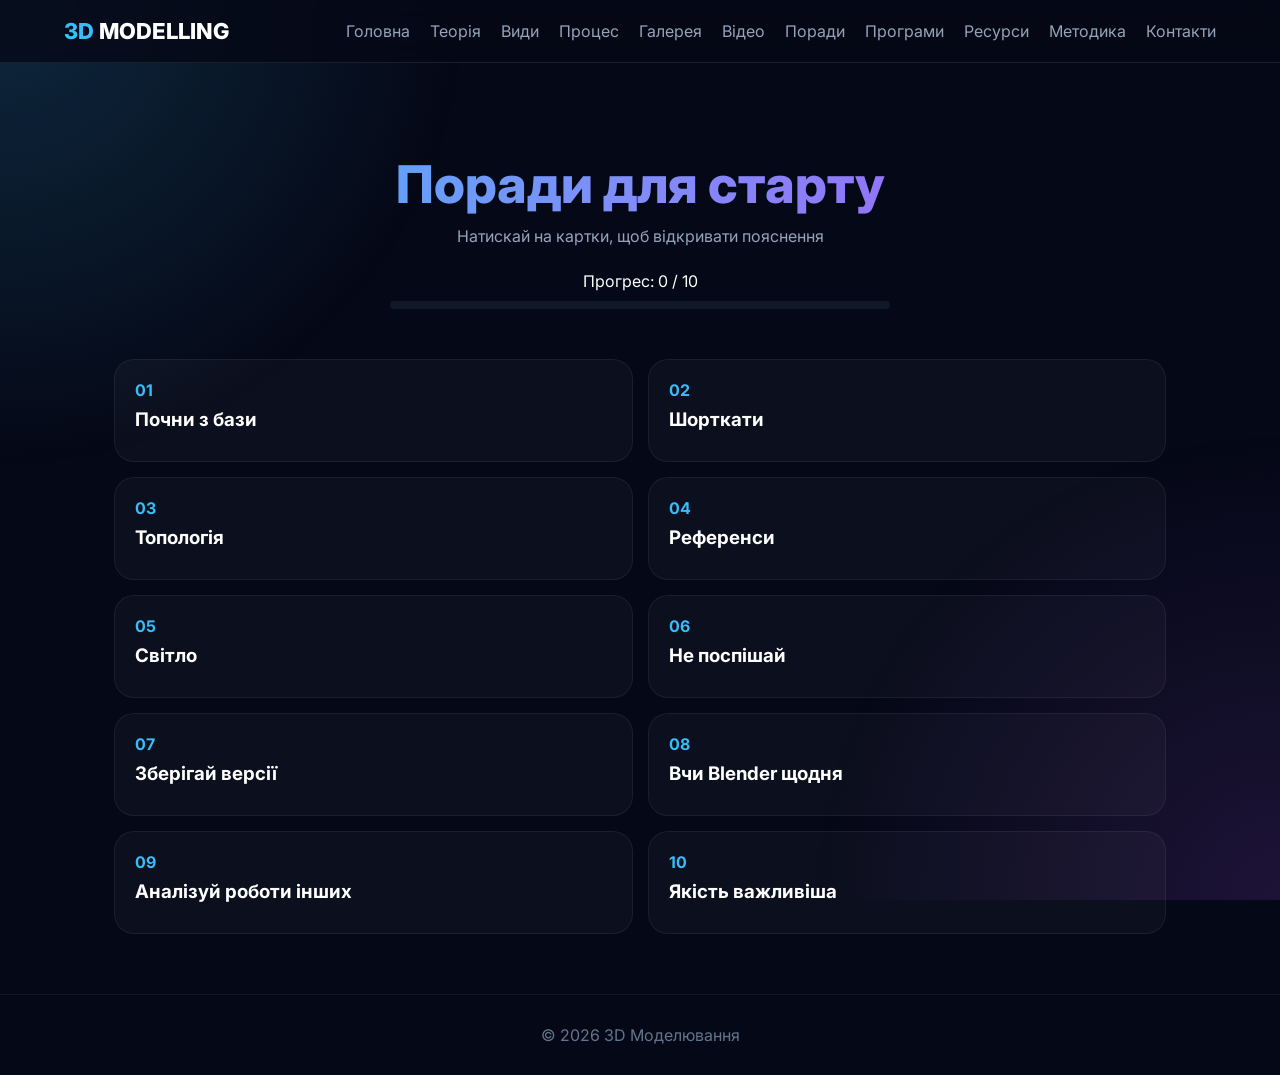
<file: tips.html>
<!DOCTYPE html>
<html lang="uk">

<head>
<meta charset="UTF-8">
<meta name="viewport" content="width=device-width, initial-scale=1.0">

<title>Поради 3D</title>

<link rel="preconnect" href="https://fonts.googleapis.com">
<link rel="preconnect" href="https://fonts.gstatic.com" crossorigin>
<link href="https://fonts.googleapis.com/css2?family=Inter:wght@400;500;600;700;800&display=swap" rel="stylesheet">

<style>

/* RESET */
*{
  margin:0;
  padding:0;
  box-sizing:border-box;
}

body{
  font-family:'Inter',sans-serif;
  background:#050816;
  color:white;
  overflow-x:hidden;
}

body::before{
  content:"";
  position:fixed;
  inset:0;
  background:
  radial-gradient(circle at top left, rgba(56,189,248,.18), transparent 30%),
  radial-gradient(circle at bottom right, rgba(168,85,247,.15), transparent 30%);
  z-index:-1;
}

/* HEADER */

.header{
  position:sticky;
  top:0;
  z-index:1000;

  background:rgba(5,8,22,.8);
  backdrop-filter:blur(14px);

  border-bottom:1px solid rgba(255,255,255,.06);
}

.container{
  max-width:1200px;
  margin:auto;

  display:flex;
  align-items:center;
  justify-content:space-between;

  padding:18px 24px;
}

.logo{
  font-size:22px;
  font-weight:800;
}

.logo span{
  color:#38bdf8;
}

/* NAV */
.nav{
  display:flex;
  gap:20px;
}

.nav a{
  color:#94a3b8;
  text-decoration:none;
  transition:.3s;
}

.nav a:hover{
  color:white;
}

/* BURGER */
.burger{
  display:none;
  font-size:30px;
  cursor:pointer;
}

/* MOBILE MENU */
.mobile-menu{
  position:absolute;
  top:100%;
  left:0;

  width:100%;

  background:#0b1120;

  border-bottom:1px solid rgba(255,255,255,.06);

  display:flex;
  flex-direction:column;

  max-height:0;
  overflow:hidden;

  transition:.4s ease;
}

.mobile-menu.active{
  max-height:600px;
}

.mobile-menu a{
  padding:16px 24px;
  color:#cbd5e1;
  text-decoration:none;

  border-top:1px solid rgba(255,255,255,.05);
}

.mobile-menu a:hover{
  background:rgba(56,189,248,.1);
  color:white;
}

/* HERO */

.hero{
  text-align:center;
  padding:90px 20px 40px;
}

.hero h1{
  font-size:52px;
  font-weight:800;

  background:linear-gradient(90deg,#38bdf8,#818cf8,#a855f7);
  -webkit-background-clip:text;
  -webkit-text-fill-color:transparent;
}

.hero p{
  color:#94a3b8;
  margin-top:10px;
}

/* PROGRESS */

.progress-box{
  margin-top:25px;
}

.progress-bar{
  width:100%;
  max-width:500px;
  height:8px;

  margin:10px auto;

  background:#111827;
  border-radius:999px;
  overflow:hidden;
}

#progressFill{
  width:0%;
  height:100%;
  background:linear-gradient(90deg,#38bdf8,#818cf8);
  transition:.4s;
}

/* GRID */

.tips-grid{
  max-width:1100px;
  margin:auto;
  padding:0 24px 60px;

  display:grid;
  grid-template-columns:repeat(2,1fr);
  gap:15px;
}

/* CARD */
.tip-card{
  background:rgba(255,255,255,.03);
  border:1px solid rgba(255,255,255,.06);

  border-radius:20px;
  padding:20px;

  cursor:pointer;

  transition:.3s;
  position:relative;
}

.tip-card:hover{
  transform:translateY(-5px);
  border-color:rgba(56,189,248,.3);
}

.tip-card span{
  color:#38bdf8;
  font-weight:700;
}

.tip-card h3{
  margin-top:8px;
}

/* CONTENT */
.tip-content{
  max-height:0;
  overflow:hidden;

  margin-top:10px;

  color:#94a3b8;

  transition:.4s ease;
}

/* ACTIVE */
.tip-card.active{
  background:rgba(56,189,248,.05);
  border-color:rgba(56,189,248,.4);
}

.tip-card.active .tip-content{
  max-height:200px;
}

/* FOOTER */

footer{
  text-align:center;
  padding:30px;
  color:#64748b;
  border-top:1px solid rgba(255,255,255,.06);
}

/* MOBILE */

@media(max-width:768px){

  .nav{
    display:none;
  }

  .burger{
    display:block;
  }

  .hero h1{
    font-size:34px;
  }

  .tips-grid{
    grid-template-columns:1fr;
  }

}

</style>
</head>

<body>

<!-- HEADER -->
<header class="header">

  <div class="container">

    <div class="logo">
      <span>3D</span> MODELLING
    </div>

    <nav class="nav">
      <a href="index.html">Головна</a>
      <a href="theory.html">Теорія</a>
      <a href="types.html">Види</a>
      <a href="process.html">Процес</a>
      <a href="gallery.html">Галерея</a>
      <a href="video.html">Відео</a>
      <a href="tips.html">Поради</a>
      <a href="tools.html">Програми</a>
      <a href="resources.html">Ресурси</a>
      <a href="guides.html">Методика</a>
      <a href="contact.html">Контакти</a>
    </nav>

    <div class="burger" onclick="toggleMenu()">☰</div>

  </div>

  <!-- MOBILE MENU -->
  <div class="mobile-menu" id="mobileMenu">

    <a href="index.html">Головна</a>
    <a href="theory.html">Теорія</a>
    <a href="types.html">Види</a>
    <a href="process.html">Процес</a>
    <a href="gallery.html">Галерея</a>
    <a href="video.html">Відео</a>
    <a href="tips.html">Поради</a>
    <a href="tools.html">Програми</a>
    <a href="resources.html">Ресурси</a>
    <a href="guides.html">Методика</a>
    <a href="contact.html">Контакти</a>

  </div>

</header>
<!-- HERO -->
<section class="hero">

  <h1>Поради для старту</h1>
  <p>Натискай на картки, щоб відкривати пояснення</p>

  <div class="progress-box">
    <span id="progressText">Прогрес: 0 / 10</span>
    <div class="progress-bar">
      <div id="progressFill"></div>
    </div>
  </div>

</section>

<!-- GRID -->
<section class="tips-grid">

  <div class="tip-card" onclick="openTip(this)">
    <span>01</span>
    <h3>Почни з бази</h3>
    <div class="tip-content">Куби, сфери і прості форми — це фундамент.</div>
  </div>

  <div class="tip-card" onclick="openTip(this)">
    <span>02</span>
    <h3>Шорткати</h3>
    <div class="tip-content">Гарячі клавіші прискорюють роботу в 3–5 разів.</div>
  </div>

  <div class="tip-card" onclick="openTip(this)">
    <span>03</span>
    <h3>Топологія</h3>
    <div class="tip-content">Квади = стабільна анімація і правильна деформація.</div>
  </div>

  <div class="tip-card" onclick="openTip(this)">
    <span>04</span>
    <h3>Референси</h3>
    <div class="tip-content">Не вигадуй — дивись реальні приклади.</div>
  </div>

  <div class="tip-card" onclick="openTip(this)">
    <span>05</span>
    <h3>Світло</h3>
    <div class="tip-content">Освітлення визначає 70% якості рендера.</div>
  </div>

  <div class="tip-card" onclick="openTip(this)">
    <span>06</span>
    <h3>Не поспішай</h3>
    <div class="tip-content">Швидкість приходить з досвідом, не навпаки.</div>
  </div>

  <div class="tip-card" onclick="openTip(this)">
    <span>07</span>
    <h3>Зберігай версії</h3>
    <div class="tip-content">v01, v02, v03 — це рятує від втрати роботи.</div>
  </div>

  <div class="tip-card" onclick="openTip(this)">
    <span>08</span>
    <h3>Вчи Blender щодня</h3>
    <div class="tip-content">Навіть 30 хвилин на день дають великий прогрес.</div>
  </div>

  <div class="tip-card" onclick="openTip(this)">
    <span>09</span>
    <h3>Аналізуй роботи інших</h3>
    <div class="tip-content">Дивись як зроблено — і повторюй техніки.</div>
  </div>

  <div class="tip-card" onclick="openTip(this)">
    <span>10</span>
    <h3>Якість важливіша</h3>
    <div class="tip-content">Одна сильна робота краща за 10 слабких.</div>
  </div>

</section>
<!-- FOOTER -->
<footer>
  © 2026 3D Моделювання
</footer>

<script>

let opened = 0;
const maxTips = 10;

function openTip(card){

  // если карточка еще не была открыта
  if(!card.classList.contains("active")){

    // ограничение до 10
    if(opened < maxTips){
      opened++;
    }

  }

  // закрываем остальные
  document.querySelectorAll(".tip-card").forEach(c=>{
    if(c !== card){
      c.classList.remove("active");
    }
  });

  // открываем текущую
  card.classList.toggle("active");

  // защита от значения больше 10
  if(opened > maxTips){
    opened = maxTips;
  }

  // обновление текста
  document.getElementById("progressText").innerText =
  `Прогрес: ${opened} / 10`;

  // обновление полоски
  document.getElementById("progressFill").style.width =
  (opened / maxTips * 100) + "%";
}

/* MENU */
function toggleMenu(){
  document.getElementById("mobileMenu").classList.toggle("active");
}

</script>

</body>
</html>
</file>
